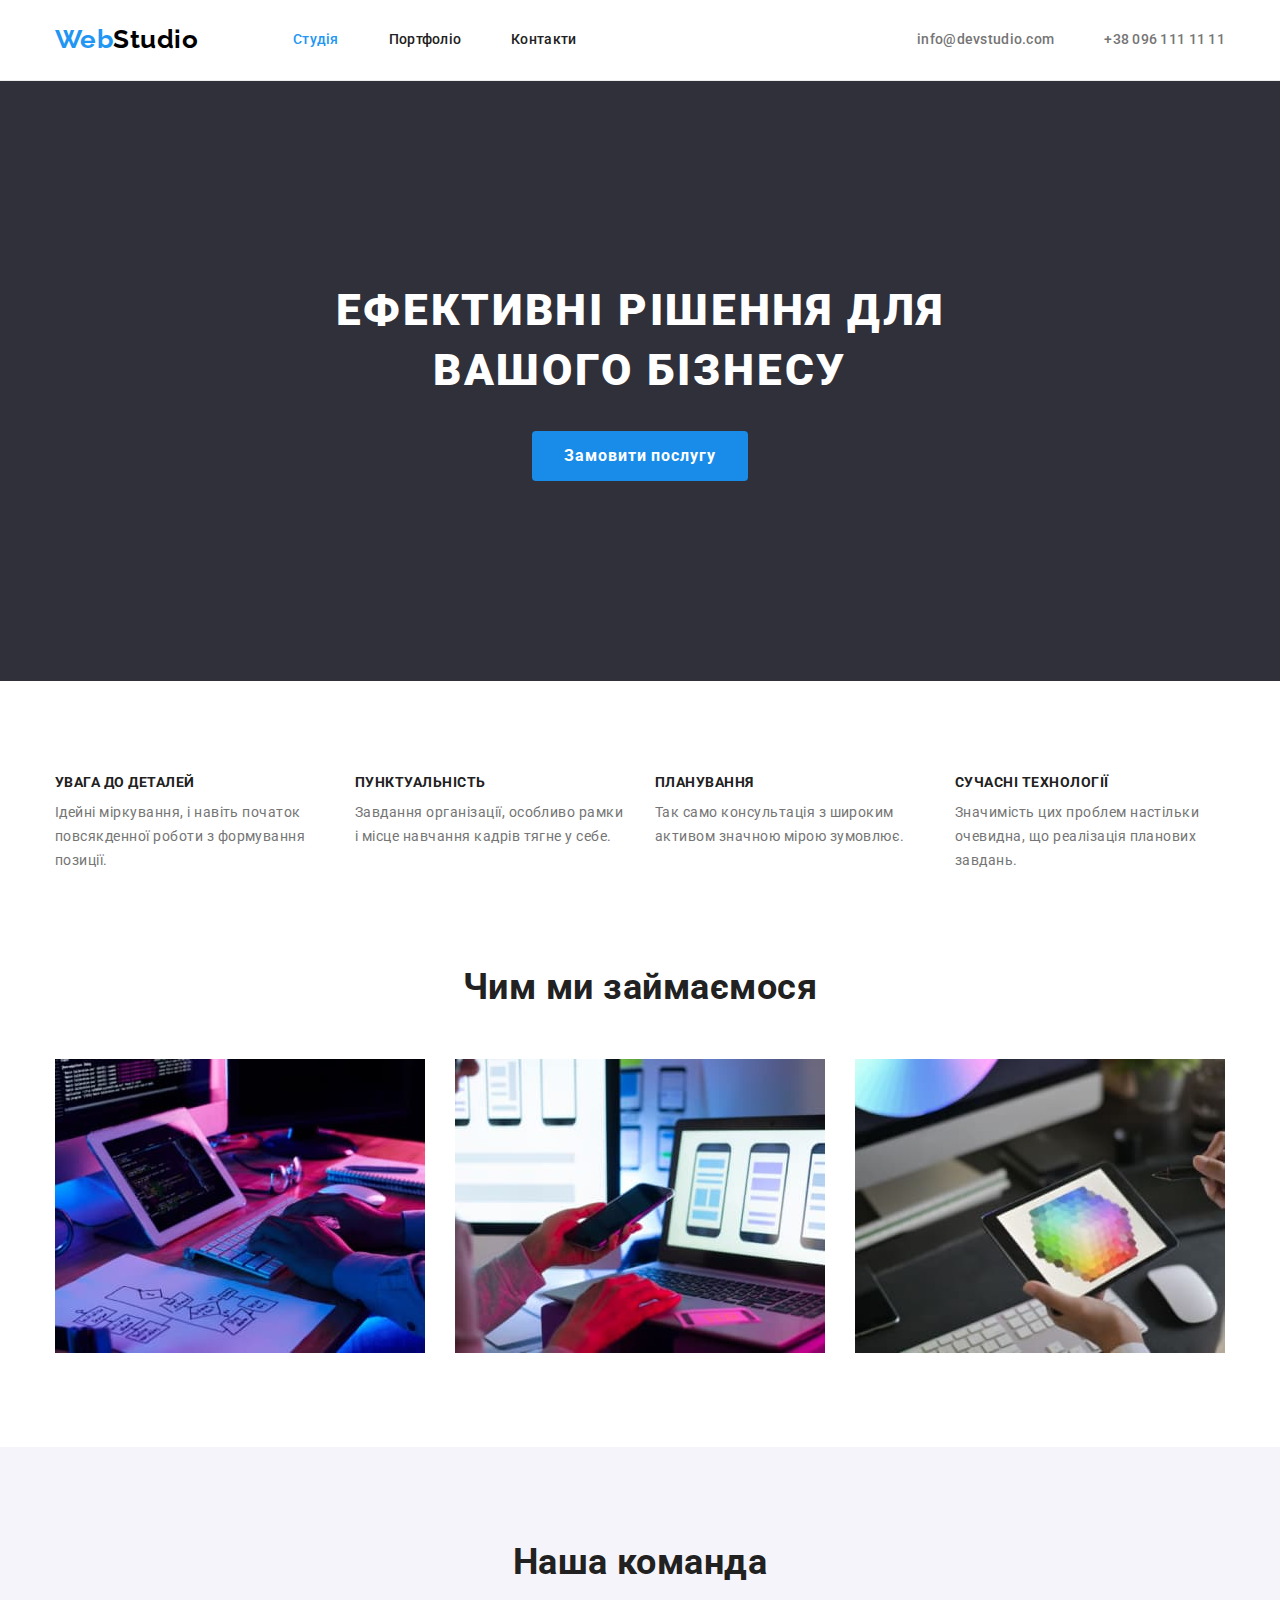
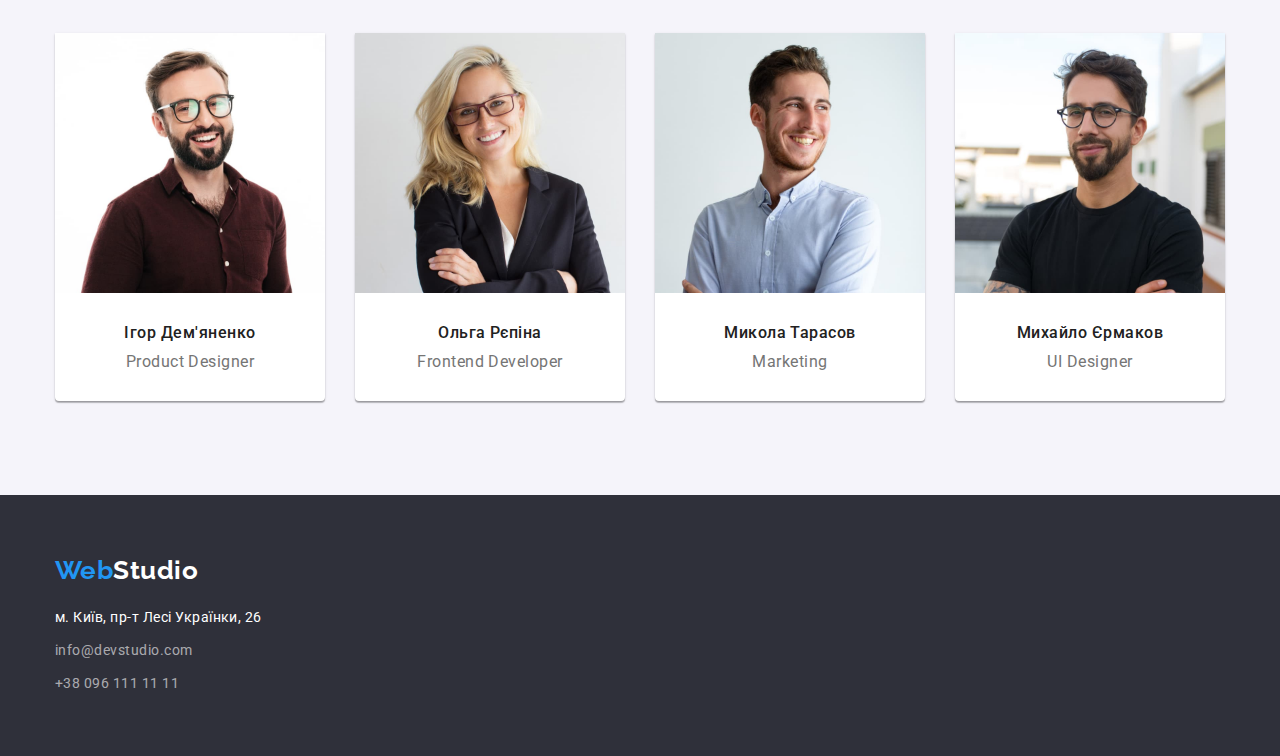
<file: index.html>
<!DOCTYPE html>
<html lang="uk">
  <head>
    <meta charset="UTF-8" />
    <meta http-equiv="X-UA-Compatible" content="IE=edge" />
    <meta name="viewport" content="width=device-width, initial-scale=1.0" />
    <title>WebStudio</title>
    <link
      href="https://fonts.googleapis.com/css2?family=Raleway:wght@700&family=Roboto:wght@400;500;700;900&display=swap"
      rel="stylesheet"
    />
    <link
      href="https://cdnjs.cloudflare.com/ajax/libs/modern-normalize/1.1.0/modern-normalize.min.css"
      rel="stylesheet"
    />
    <link rel="stylesheet" href="./css/styles.css" />
  </head>
  <body>
    <div class="wraper">
      <header class="page-header">
        <!--site logo-->
        <div class="container main-nav">
          <div class="logo">
            <a href="./index.html" class="logo-link links"
              >Web<span class="logo-header">Studio</span></a
            >
          </div>
          <!--menu navigation-->
          <nav class="nav">
            <ul class="site-nav list">
              <li class="item-nav">
                <a href="./index.html" class="link current">Студія</a>
              </li>
              <li class="item-nav">
                <a href="./portfolio.html" class="link">Портфоліо</a>
              </li>
              <li class="item-nav">
                <a href="" class="link links">Контакти</a>
              </li>
            </ul>
          </nav>
          <!--contacts-->
          <ul class="contact list">
            <li class="contact-item">
              <a href="mailto:info@devstudio.com">info@devstudio.com</a>
            </li>
            <li class="contact-item">
              <a href="tel:+380961111111">+38 096 111 11 11</a>
            </li>
          </ul>
        </div>
      </header>
      <main class="main-page">
        <!--Hero-->

        <section class="section-hero">
          <div class="container">
            <h1>
              Ефективні рішення для <br />
              вашого бізнесу
            </h1>
            <div class="main-btn">
              <button type="button" class="btn-hero">Замовити послугу</button>
            </div>
          </div>
        </section>

        <!--features-->
        <section class="section">
          <div class="container">
            <h2 class="section-title visually-hidden">Особливості</h2>
            <ul class="features-list list">
              <li class="item">
                <h3 class="title">УВАГА ДО ДЕТАЛЕЙ</h3>
                <p class="text">
                  Ідейні міркування, і навіть початок повсякденної роботи з
                  формування позиції.
                </p>
              </li>
              <li class="item">
                <h3 class="title">ПУНКТУАЛЬНІСТЬ</h3>
                <p class="text">
                  Завдання організації, особливо рамки і місце навчання кадрів
                  тягне у себе.
                </p>
              </li>
              <li class="item">
                <h3 class="title">ПЛАНУВАННЯ</h3>
                <p class="text">
                  Так само консультація з широким активом значною мірою
                  зумовлює.
                </p>
              </li>
              <li class="item">
                <h3 class="title">СУЧАСНІ ТЕХНОЛОГІЇ</h3>
                <p class="text">
                  Значимість цих проблем настільки очевидна, що реалізація
                  планових завдань.
                </p>
              </li>
            </ul>
          </div>
        </section>
        <!--what we do-->
        <section class="section do">
          <div class="container">
            <h2 class="section-title">Чим ми займаємося</h2>

            <ul class="list-do list">
              <li class="item">
                <img
                  src="./images/code-development.jpg"
                  alt="a person on a computer is engaged in code development"
                  width="370"
                />
              </li>
              <li class="item">
                <img
                  src="./images/application-for-mobile.jpg"
                  alt="a person doing mobile optimization"
                  width="370"
                />
              </li>
              <li class="item">
                <img
                  src="./images/engaged-in-graphics.jpg"
                  alt="a person is engaged in graphics on a tablet"
                  width="370"
                />
              </li>
            </ul>
          </div>
        </section>
        <!--our team-->
        <section class="section team">
          <div class="container">
            <h2 class="section-title">Наша команда</h2>
            <ul class="team-list list">
              <li class="item">
                <div class="card-team">
                  <img src="./images/igor.jpg" alt="Igor photo" width="270" />
                  <h3 class="title">Ігор Дем'яненко</h3>
                  <p class="text">Product Designer</p>
                </div>
              </li>
              <li class="item">
                <div class="card-team">
                  <img src="./images/olga.jpg" alt="Olga photo" width="270" />
                  <h3 class="title">Ольга Рєпіна</h3>
                  <p class="text">Frontend Developer</p>
                </div>
              </li>
              <li class="item">
                <div class="card-team">
                  <img
                    src="./images/mykola.jpg"
                    alt="Mykola photo"
                    width="270"
                  />
                  <h3 class="title">Микола Тарасов</h3>
                  <p class="text">Marketing</p>
                </div>
              </li>
              <li class="item">
                <div class="card-team">
                  <img
                    src="./images/myhailo.jpg"
                    alt="Myhailo photo"
                    width="270"
                  />
                  <h3 class="title">Михайло Єрмаков</h3>
                  <p class="text">UI Designer</p>
                </div>
              </li>
            </ul>
          </div>
        </section>
      </main>
      <footer class="page-footer">
        <div class="container footer">
          <div class="main-footer">
            <div class="footer-item-logo">
              <a href="./index.html" class="logo-link"
                >Web<span class="logo-footer">Studio</span></a
              >
            </div>
            <address class="adress-footer">
              <ul class="adress-list list">
                <li class="item">
                  <a
                    target="_blank"
                    href="https://www.google.com/maps/place/%D0%B1%D1%83%D0%BB.+%D0%9B%D0%B5%D1%81%D0%B8+%D0%A3%D0%BA%D1%80%D0%B0%D0%B8%D0%BD%D0%BA%D0%B8,+26,+%D0%9A%D0%B8%D0%B5%D0%B2,+02000/@50.4265807,30.5361971,17z/data=!3m1!4b1!4m5!3m4!1s0x40d4cf0e033ecbe9:0x57a4dffefec77da0!8m2!3d50.4265807!4d30.5383858"
                    class="adress-link"
                  >
                    м. Київ, пр-т Лесі Українки, 26
                  </a>
                </li>
                <li class="item">
                  <a href="mailto:info@devstudio.com" class="adress-contact"
                    >info@devstudio.com</a
                  >
                </li>
                <li class="item">
                  <a href="tel:+380961111111" class="adress-contact"
                    >+38 096 111 11 11</a
                  >
                </li>
              </ul>
            </address>
          </div>
        </div>
      </footer>
    </div>
  </body>
</html>
</file>
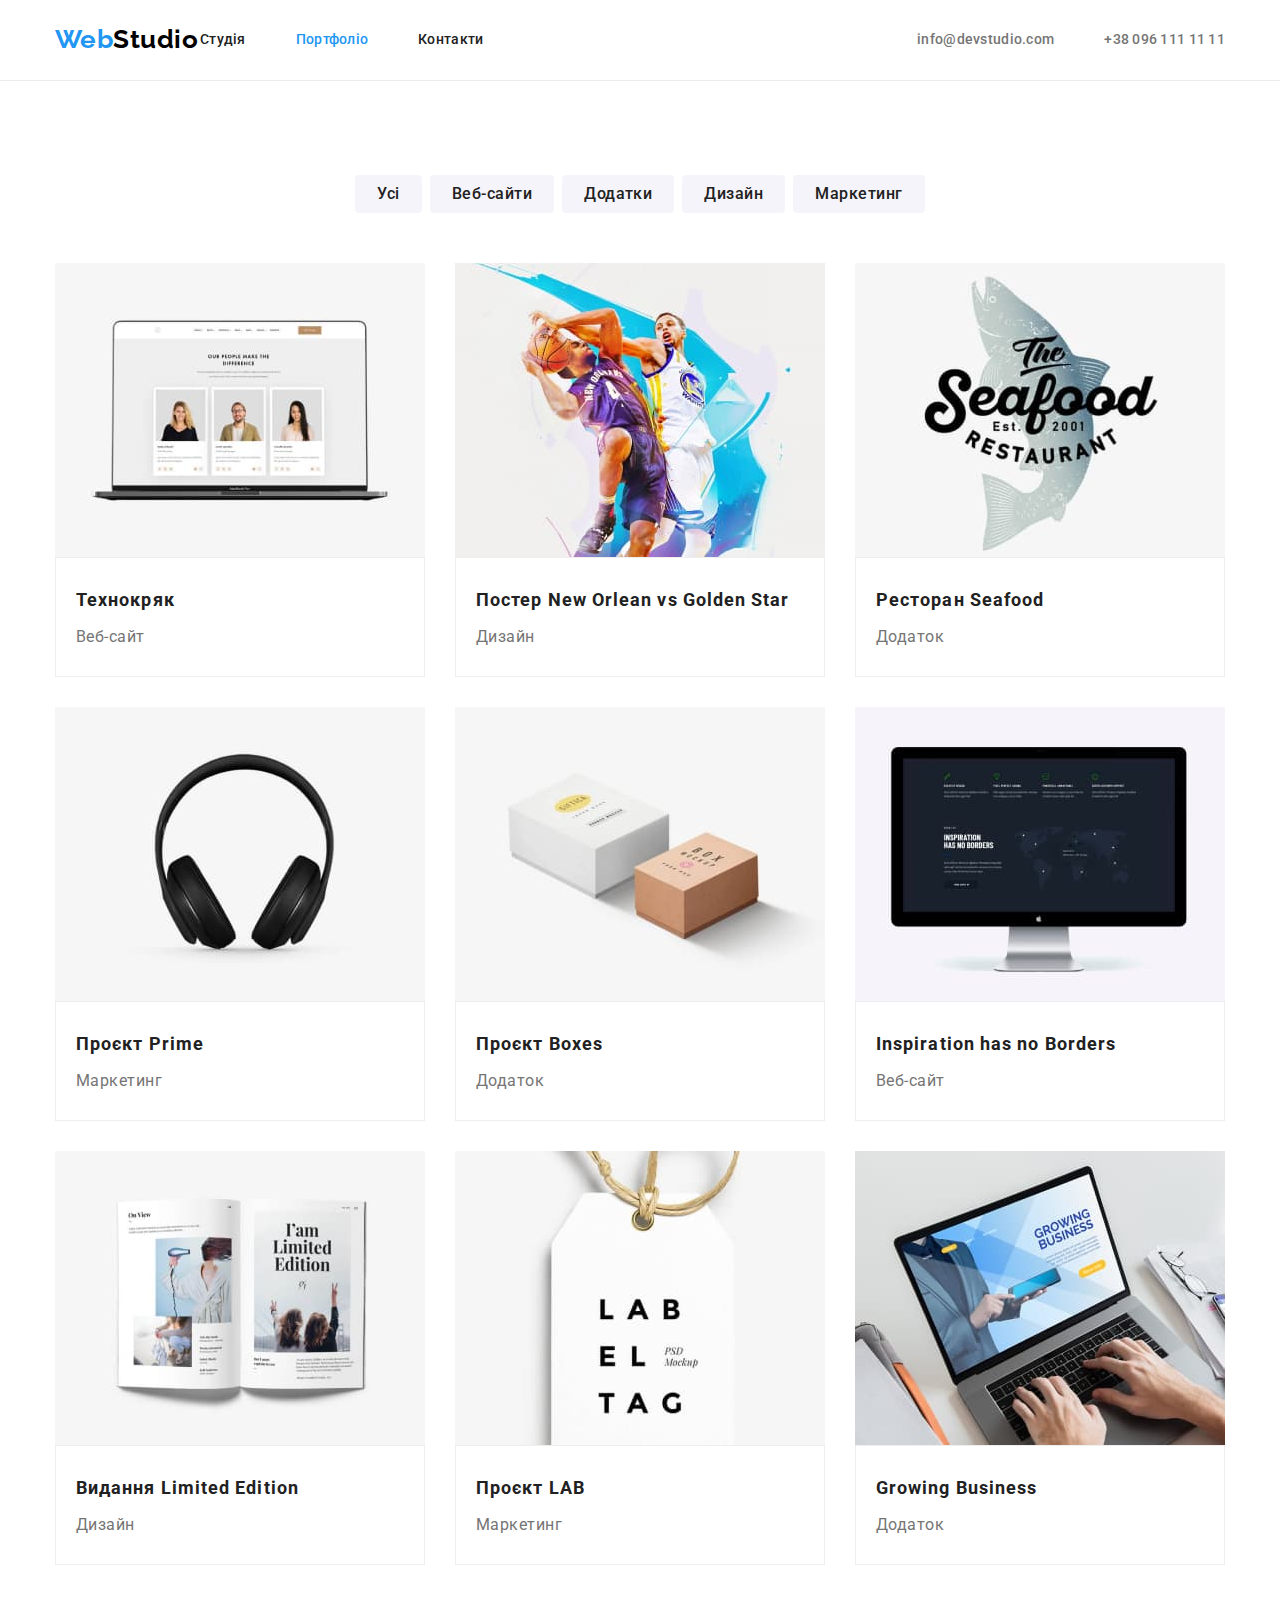
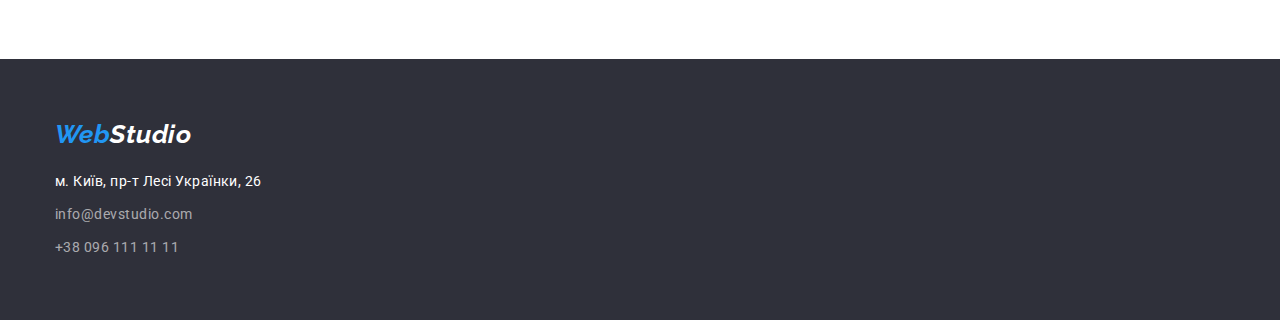
<file: portfolio.html>
<!DOCTYPE html>
<html lang="uk">
  <head>
    <meta charset="UTF-8" />
    <meta http-equiv="X-UA-Compatible" content="IE=edge" />
    <meta name="viewport" content="width=device-width, initial-scale=1.0" />
    <title>WebStudio</title>
    <link
      href="https://fonts.googleapis.com/css2?family=Raleway:wght@700&family=Roboto:wght@400;500;700;900&display=swap"
      rel="stylesheet"
    />
    <link
      href="https://cdnjs.cloudflare.com/ajax/libs/modern-normalize/1.1.0/modern-normalize.min.css"
      rel="stylesheet"
    />
    <link rel="stylesheet" href="./css/styles.css" />
  </head>
  <body>
    <header class="page-header">
      <!--site logo-->
      <div class="container main-nav">
        <div class="logo">
          <a href="./index.html" class="logo-link links"
            >Web<span class="logo-header">Studio</span></a
          >
        </div>
        <!--menu navigation-->
        <nav>
          <ul class="site-nav list">
            <li class="item-nav">
              <a href="./index.html" class="link">Студія</a>
            </li>
            <li class="item-nav">
              <a href="./portfolio.html" class="link current">Портфоліо</a>
            </li>
            <li class="item-nav"><a href="" class="link links">Контакти</a></li>
          </ul>
        </nav>
        <!--contacts-->
        <ul class="contact list">
          <li class="contact-item">
            <a href="mailto:info@devstudio.com">info@devstudio.com</a>
          </li>
          <li class="contact-item">
            <a href="tel:+380961111111">+38 096 111 11 11</a>
          </li>
        </ul>
      </div>
    </header>
    <main class="page-main">
      <!--our works-->
      <section class="section">
        <div class="container">
          <h1 class="section-title visually-hidden">Наши роботи</h1>
          <!--filtration-->
          <ul class="btn-list list">
            <li class="item"><button type="button" class="btn">Усі</button></li>
            <li class="item">
              <button type="button" class="btn">Веб-сайти</button>
            </li>
            <li class="item">
              <button type="button" class="btn">Додатки</button>
            </li>
            <li class="item">
              <button type="button" class="btn">Дизайн</button>
            </li>
            <li class="item">
              <button type="button" class="btn">Маркетинг</button>
            </li>
          </ul>
          <!--examples-->
          <ul class="portfolio-list list">
            <li class="item">
              <a href="" class="portfolio-link">
                <img
                  src="./images/portfolio/tehno.jpg"
                  alt="computer display"
                  width="370"
                />
                <div class="card">
                  <h2 class="portfolio-title">Технокряк</h2>
                  <p class="portfolio-text">Веб-сайт</p>
                </div>
              </a>
            </li>
            <li class="item">
              <a href="" class="portfolio-link">
                <img
                  src="./images/portfolio/poster.jpg"
                  alt="basketball poster"
                  width="370"
                />
                <div class="card">
                  <h2 class="portfolio-title">
                    Постер New Orlean vs Golden Star
                  </h2>
                  <p class="portfolio-text">Дизайн</p>
                </div>
              </a>
            </li>
            <li class="item">
              <a href="" class="portfolio-link">
                <img
                  src="./images/portfolio/restaurant-seafood.jpg"
                  alt="fish with title"
                  width="370"
                />
                <div class="card">
                  <h2 class="portfolio-title">Ресторан Seafood</h2>
                  <p class="portfolio-text">Додаток</p>
                </div>
              </a>
            </li>
            <li class="item">
              <a href="" class="portfolio-link">
                <img
                  src="./images/portfolio/headphones.jpg"
                  alt="headphones"
                  width="370"
                />
                <div class="card">
                  <h2 class="portfolio-title">Проєкт Prime</h2>
                  <p class="portfolio-text">Маркетинг</p>
                </div>
              </a>
            </li>
            <li class="item">
              <a href="" class="portfolio-link">
                <img
                  src="./images/portfolio/boxes.jpg"
                  alt="boxes"
                  width="370"
                />
                <div class="card">
                  <h2 class="portfolio-title">Проєкт Boxes</h2>
                  <p class="portfolio-text">Додаток</p>
                </div>
              </a>
            </li>
            <li class="item">
              <a href="" class="portfolio-link">
                <img
                  src="./images/portfolio/inspiration.jpg"
                  alt="monitor display"
                  width="370"
                />
                <div class="card">
                  <h2 class="portfolio-title">Inspiration has no Borders</h2>
                  <p class="portfolio-text">Веб-сайт</p>
                </div>
              </a>
            </li>
            <li class="item">
              <a href="" class="portfolio-link">
                <img
                  src="./images/portfolio/limited-edition.jpg"
                  alt="magazine with text"
                  width="370"
                />
                <div class="card">
                  <h2 class="portfolio-title">Видання Limited Edition</h2>
                  <p class="portfolio-text">Дизайн</p>
                </div>
              </a>
            </li>
            <li class="item">
              <a href="" class="portfolio-link">
                <img
                  src="./images/portfolio/lab.jpg"
                  alt="tag with letters"
                  width="370"
                />
                <div class="card">
                  <h2 class="portfolio-title">Проєкт LAB</h2>
                  <p class="portfolio-text">Маркетинг</p>
                </div>
              </a>
            </li>
            <li class="item">
              <a href="" class="portfolio-link">
                <img
                  src="./images/portfolio/growing-business.jpg"
                  alt="a person typing on notebook"
                  width="370"
                />
                <div class="card">
                  <h2 class="portfolio-title">Growing Business</h2>
                  <p class="portfolio-text">Додаток</p>
                </div>
              </a>
            </li>
          </ul>
        </div>
      </section>
    </main>
    <footer class="page-footer">
      <div class="container footer">
        <address class="adress-footer">
          <div class="footer-item-logo">
            <a href="./index.html" class="logo-link"
              >Web<span class="logo-footer">Studio</span></a
            >
          </div>
          <ul class="adress-list list">
            <li class="item">
              <a
                target="_blank"
                href="https://www.google.com/maps/place/%D0%B1%D1%83%D0%BB.+%D0%9B%D0%B5%D1%81%D0%B8+%D0%A3%D0%BA%D1%80%D0%B0%D0%B8%D0%BD%D0%BA%D0%B8,+26,+%D0%9A%D0%B8%D0%B5%D0%B2,+02000/@50.4265807,30.5361971,17z/data=!3m1!4b1!4m5!3m4!1s0x40d4cf0e033ecbe9:0x57a4dffefec77da0!8m2!3d50.4265807!4d30.5383858"
                class="adress-link"
              >
                м. Київ, пр-т Лесі Українки, 26
              </a>
            </li>
            <li class="item">
              <a href="mailto:info@devstudio.com" class="adress-contact"
                >info@devstudio.com</a
              >
            </li>
            <li class="item">
              <a href="tel:+380961111111" class="adress-contact"
                >+38 096 111 11 11</a
              >
            </li>
          </ul>
        </address>
      </div>
    </footer>
  </body>
</html>
</file>
<file: css/styles.css>
/* белый #FFFFFF*/
/* акцент #2196F3*/
/*черный hero&fotter #2F303A*/
/*титулы черный #212121*/
/*черный логотип #000000*/
/* серый текст #757575 */
/* вторичный белый #F5F5F5 */
/* оттенок белого команда #F5F4FA */
/* цвет контактов футер белый rgba(255, 255, 255, 0.6) */
/* active button color  #188CE8*/
:root {
  --title-text-color: #212121;
  --text-color: #757575;
  --accent-color: #2196f3;
  --footer-contact-color: rgba(255, 255, 255, 0.6);
  --primary-white-color: #ffffff;
  --secondary-white-color: #f5f4fa;
  --primary-black-color: #000000;
  --secondary-black-color: #2f303a;
  --btn-hero-color: #188ce8;
  --card-border-color: #eeeeee;
  --header-border-color: #ececec;
}

body {
  height: 100%;
  background-color: var(--primary-white-color);
  color: var(--text-color);
  font-family: Roboto, sans-serif;
  letter-spacing: 0.03em;
}

.wraper {
  min-height: 100%;
  display: flex;
  flex-direction: column;
}

.list {
  list-style: none;
  padding: 0;
  margin: 0;
}

.page-main {
  flex: 1 1 auto;
}

.container {
  margin-left: auto;
  margin-right: auto;
  width: 1200px;
  padding-left: 15px;
  padding-right: 15px;
}

.visually-hidden {
  position: absolute !important;
  clip: rect(1px 1px 1px 1px);
  clip: rect(1px, 1px, 1px, 1px);
  padding: 0 !important;
  border: 0 !important;
  height: 1px !important;
  width: 1px !important;
  overflow: hidden;
}

/* header */

.page-header {
  border-bottom: 1px solid var(--header-border-color);
}

/* logo */

.logo {
  width: 145px;
  border: 0;
}

.logo-link {
  color: var(--accent-color);
  font-family: Raleway, serif;
  font-weight: 700;
  font-size: 26px;
  line-height: 1.2;

  text-decoration: none;
}

.logo-header {
  color: var(--primary-black-color);

  font-family: Raleway, serif;
  font-weight: 700;
  font-size: 26px;
  line-height: 1.2;

  text-decoration: none;
}

.logo-footer {
  color: var(--primary-white-color);

  font-family: Raleway, serif;
  font-weight: 700;
  font-size: 26px;
  line-height: 1.2;

  text-decoration: none;
}

/* site nav */

.container.main-nav {
  display: flex;
  align-items: center;
}

.site-nav {
  display: flex;
  padding-top: 32px;
  padding-bottom: 32px;
}

.nav {
  margin-left: 93px;
}

.site-nav .item-nav:not(:last-child) {
  margin-right: 50px;
}

.site-nav .link {
  display: block;

  color: var(--title-text-color);
  font-weight: 500;
  font-size: 14px;
  line-height: 1.14;
  letter-spacing: 0.02em;
  text-decoration: none;
}

.site-nav .link:hover,
.site-nav .link:focus {
  color: var(--accent-color);
}

.site-nav .link.current {
  color: var(--accent-color);
}

/* contacts */
.contact {
  display: flex;
  margin-left: auto;
  padding-top: 32px;
  padding-bottom: 32px;
}

.contact .contact-item:not(:last-child) {
  margin-right: 50px;
}

.contact a {
  display: block;

  color: var(--text-color);
  font-weight: 500;
  font-size: 14px;
  line-height: 1.14;
  letter-spacing: 0.02em;
  text-decoration: none;
}

.contact a:hover,
.contact a:focus {
  color: var(--accent-color);
}

/* section */

.section {
  padding-top: 94px;
  padding-bottom: 94px;
}

.section-title {
  margin-top: 0;
  margin-bottom: 50px;
  color: var(--title-text-color);
  font-weight: 700;
  font-size: 36px;
  line-height: 1.17;
  text-align: center;
}

/* Hero */

.section-hero {
  background-color: var(--secondary-black-color);
  padding-top: 200px;
  padding-bottom: 200px;
}

.section-hero h1 {
  margin-top: 0;
  margin-bottom: 30px;
  color: var(--primary-white-color);

  font-weight: 900;
  font-size: 44px;
  line-height: 1.36;

  text-align: center;
  letter-spacing: 0.06em;
  text-transform: uppercase;
}

/* buttons */

.btn-list {
  display: flex;
  margin-top: 0px;
  margin-bottom: 50px;
  align-items: center;
  justify-content: center;
}

.btn-list .item:not(:last-child) {
  margin-right: 8px;
}

.btn {
  cursor: pointer;
  border-radius: 4px;
  border: 0;
  padding: 6px 22px;

  background-color: var(--secondary-white-color);
  color: var(--title-text-color);

  font-family: inherit;
  font-weight: 500;
  font-size: 16px;
  line-height: 1.62;
  text-align: center;
  letter-spacing: 0.03em;
}

.btn:hover,
.btn:focus {
  background-color: var(--accent-color);
  color: var(--primary-white-color);
}

.main-btn {
  display: flex;
  justify-content: center;
}

.btn-hero {
  cursor: pointer;
  border-radius: 4px;
  border: 0;
  padding: 10px 32px;

  background-color: var(--btn-hero-color);
  color: var(--primary-white-color);

  font-family: inherit;
  font-weight: 700;
  font-size: 16px;
  line-height: 1.88;
  letter-spacing: 0.06em;

  align-items: center;
  text-align: center;
}

.btn-hero:hover,
.btn-hero:focus {
  background-color: var(--btn-hero-color);
  color: var(--primary-white-color);
}

/* features */

.features-list {
  display: flex;
  align-items: baseline;
}

.features-list .item:not(:last-child) {
  margin-right: 30px;
}

.features-list .item {
  width: 270px;
}

.title {
  margin-top: 0;
  margin-bottom: 10px;

  color: var(--title-text-color);
}

.features-list .title {
  font-weight: 700;
  font-size: 14px;
  line-height: 1.14;
  text-transform: uppercase;
}

.features-list .text {
  margin: 0;
  font-size: 14px;
  line-height: 1.71;
}

/* what we do */

.do {
  padding-top: 0;
}

.list-do {
  display: flex;
  align-items: center;
}

.list-do .item:not(:last-child) {
  margin-right: 30px;
}
/* Our team */

.team {
  background-color: var(--secondary-white-color);
}

.card-team {
  background-color: var(--primary-white-color);
  padding-bottom: 30px;

  box-shadow: 0px 1px 3px rgba(0, 0, 0, 0.12), 
              0px 1px 1px rgba(0, 0, 0, 0.14), 
              0px 2px 1px rgba(0, 0, 0, 0.2);
  border-radius: 0px 0px 4px 4px;
}

.team-list {
  display: flex;
  align-items: center;
  width: 270px;
  text-align: center;
}

.item img {
  display: block;
}

.team-list .item:not(:last-child) {
  margin-right: 30px;
}

.card-team .title {
  margin-top: 30px;
  margin-bottom: 10px;

  color: var(--title-text-color);
  font-weight: 500;
  font-size: 16px;
  line-height: 1.19;
}

.card-team .text {
  margin-top: 0;
  margin-bottom: 0;
  font-size: 16px;
  line-height: 1.19;
}

/* footer */

.page-footer {
  background-color: var(--secondary-black-color);
  padding-top: 60px;
  padding-bottom: 60px;
}

.container.footer {
  display: flex;
  justify-content: flex-start;
}

.footer-item-logo {
  display: flex;
  padding-top: 0px;
  margin-bottom: 20px;
}

.adress-list .item {
  margin-top: 0;
}

.adress-list .item:not(:last-child) {
  margin-bottom: 9px;
}

.adress-link {
  color: var(--primary-white-color);
}

.adress-contact {
  color: var(--footer-contact-color);
}

.adress-list a:hover,
.adress-list a:focus {
  color: var(--accent-color);
}

.adress-list a {
  font-style: normal;
  font-weight: 400;
  font-size: 14px;
  line-height: 1.71;

  text-decoration: none;
}

/* portfolio */

.portfolio-list {
  display: flex;
  flex-wrap: wrap;
}

.portfolio-list .item {
  width: calc((100% - 30 * 2) / 3);
  margin-right: 30px;
  margin-bottom: 30px;
}

.item .card {
  border: 1px solid var(--card-border-color);

  padding: 24px 20px;
  /* padding-left: 24px;
  padding-right: 24px;
  padding-bottom: 20px;
  padding-top: 20px; */
}

.portfolio-list .item:nth-child(3n) {
  margin-right: 0px;
}

.portfolio-list .item:nth-last-child(-n + 3) {
  margin-bottom: 0px;
}

.portfolio-link .portfolio-title {
  margin-top: 0;
  margin-bottom: 4px;

  color: var(--title-text-color);
  font-weight: 700;
  font-size: 18px;
  line-height: 2;
  letter-spacing: 0.06em;
}

.portfolio-link .portfolio-text {
  margin-top: 0;
  margin-bottom: 0;

  color: var(--text-color);
  font-size: 16px;
  line-height: 1.88;
}

.portfolio-list .portfolio-link:hover,
.portfolio-list .portfolio-link:focus {
  color: var(--accent-color);
}

.portfolio-link {
  text-decoration: none;
}
</file>
